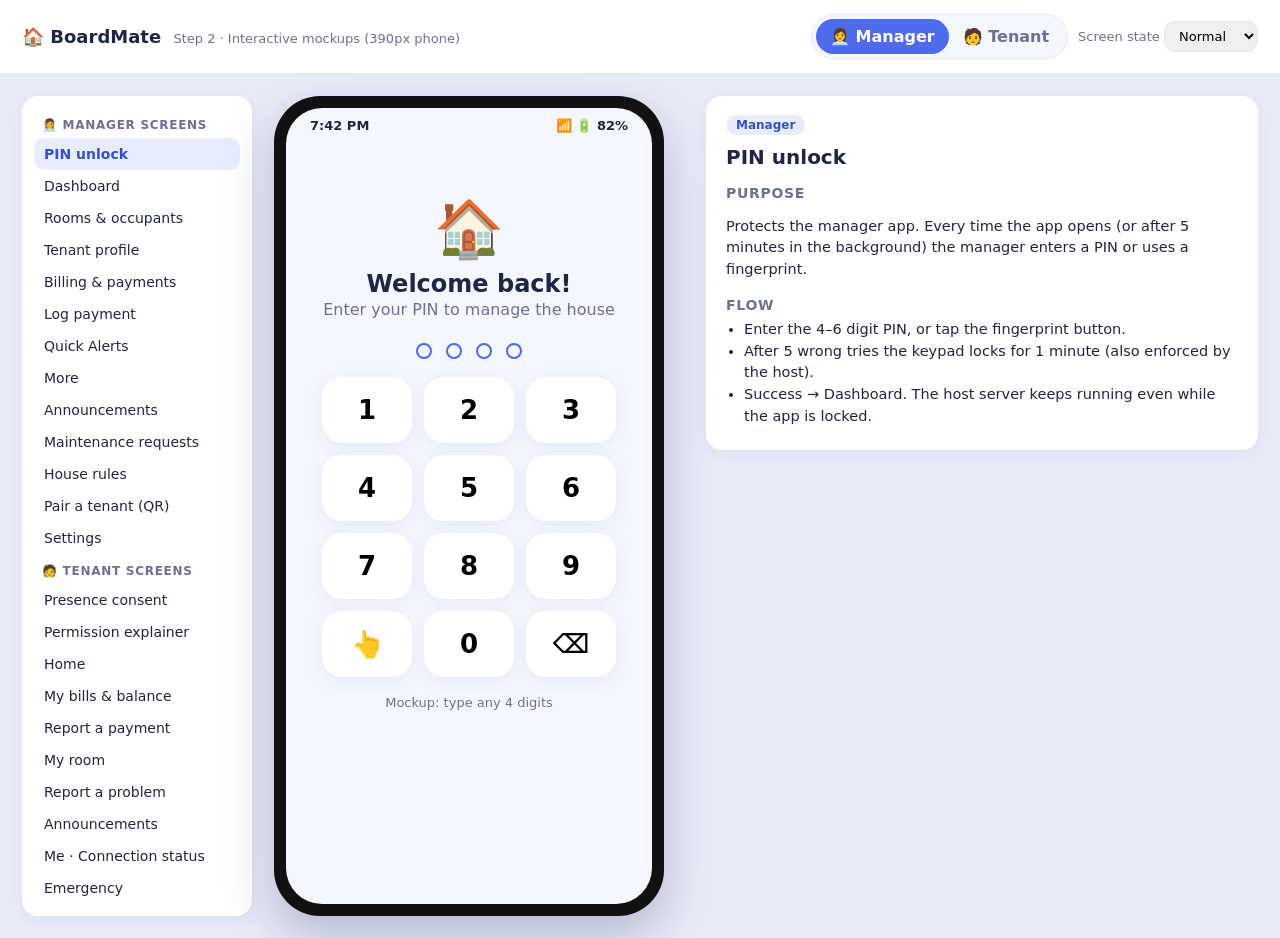
<file: public/assets/aistudio/mockup__1__6214b6f8.html>
<!DOCTYPE html>
<html lang="en">
<head>
<meta charset="UTF-8">
<meta name="viewport" content="width=device-width, initial-scale=1">
<title>BoardMate — Step 2 Mockups</title>
<style>
:root{
  --primary:#4F6BED; --primary-soft:#E8ECFF; --primary-dark:#3550C8;
  --bg:#F5F7FF; --card:#FFFFFF; --text:#1F2544; --muted:#6B7194; --line:#E6E9F5;
  --paid:#21A366; --paid-soft:#E3F6EC;
  --pending:#E39B12; --pending-soft:#FFF3DA;
  --overdue:#E5484D; --overdue-soft:#FDE6E7;
  --home:#21A366; --away:#8A90AE;
  --radius:20px; --shadow:0 4px 18px rgba(48,62,140,.08);
}
*{box-sizing:border-box}
body{margin:0;font-family:"Nunito","Segoe UI",Roboto,system-ui,sans-serif;background:#E9ECF8;color:var(--text)}
header.top{display:flex;flex-wrap:wrap;gap:12px;align-items:center;justify-content:space-between;padding:14px 22px;background:#fff;border-bottom:1px solid var(--line);position:sticky;top:0;z-index:20}
header.top h1{font-size:18px;margin:0}
header.top h1 small{font-weight:400;color:var(--muted);font-size:13px;margin-left:6px}
.seg{display:inline-flex;background:var(--bg);border-radius:999px;padding:4px;border:1px solid var(--line)}
.seg button{border:0;background:transparent;padding:8px 14px;border-radius:999px;font:inherit;font-weight:700;color:var(--muted);cursor:pointer}
.seg button.on{background:var(--primary);color:#fff}
.controls{display:flex;gap:10px;flex-wrap:wrap;align-items:center}
.controls label{font-size:13px;color:var(--muted)}
.controls select{font:inherit;padding:6px 10px;border-radius:10px;border:1px solid var(--line)}
.layout{display:grid;grid-template-columns:230px 410px minmax(260px,1fr);gap:22px;padding:22px;align-items:start;max-width:1280px;margin:0 auto}
@media(max-width:1000px){.layout{grid-template-columns:1fr;justify-items:center}.index,.notes{width:100%;max-width:410px}}
.index{background:#fff;border-radius:16px;padding:12px;box-shadow:var(--shadow);position:sticky;top:80px}
.index h3{font-size:12px;text-transform:uppercase;letter-spacing:.06em;color:var(--muted);margin:10px 8px 6px}
.index a{display:block;padding:8px 10px;border-radius:10px;color:var(--text);text-decoration:none;font-size:14px;cursor:pointer}
.index a:hover{background:var(--bg)}
.index a.on{background:var(--primary-soft);color:var(--primary-dark);font-weight:700}
.notes{background:#fff;border-radius:16px;padding:18px 20px;box-shadow:var(--shadow);position:sticky;top:80px}
.notes h2{margin:0 0 4px;font-size:20px}
.notes .tag{display:inline-block;font-size:12px;font-weight:700;padding:3px 10px;border-radius:999px;background:var(--primary-soft);color:var(--primary-dark);margin-bottom:10px}
.notes h4{margin:16px 0 6px;font-size:14px;color:var(--muted);text-transform:uppercase;letter-spacing:.05em}
.notes p,.notes li{font-size:14.5px;line-height:1.5}
.notes ul{padding-left:18px;margin:4px 0}

/* phone */
.phone{width:390px;height:820px;background:#111;border-radius:46px;padding:12px;box-shadow:0 20px 50px rgba(20,30,80,.25);position:relative}
.screen{width:100%;height:100%;background:var(--bg);border-radius:36px;overflow:hidden;position:relative;display:flex;flex-direction:column}
.statusbar{height:34px;display:flex;justify-content:space-between;align-items:center;padding:0 24px;font-size:13px;font-weight:700;flex-shrink:0}
.content{flex:1;overflow-y:auto;padding:4px 16px 20px;scrollbar-width:thin}
.appbar{display:flex;align-items:center;gap:10px;padding:6px 0 12px}
.appbar h2{font-size:22px;margin:0;flex:1}
.iconbtn{width:44px;height:44px;border-radius:14px;border:0;background:#fff;box-shadow:var(--shadow);font-size:20px;cursor:pointer;display:grid;place-items:center}
.nav{display:flex;justify-content:space-around;background:#fff;border-top:1px solid var(--line);padding:6px 4px 14px;flex-shrink:0}
.nav button{border:0;background:transparent;font:inherit;font-size:11.5px;color:var(--muted);display:flex;flex-direction:column;align-items:center;gap:2px;min-width:62px;min-height:52px;cursor:pointer;border-radius:14px;padding-top:4px;position:relative}
.nav button .ic{font-size:22px}
.nav button.on{color:var(--primary-dark);font-weight:800}
.nav button.on .ic{background:var(--primary-soft);border-radius:999px;padding:0 14px}
.badge{position:absolute;top:0;right:10px;background:var(--overdue);color:#fff;font-size:10px;font-weight:800;border-radius:999px;padding:1px 6px}

.card{background:var(--card);border-radius:var(--radius);padding:16px;box-shadow:var(--shadow);margin-bottom:12px}
.card.tap{cursor:pointer}
.card.tap:active{transform:scale(.99)}
.row{display:flex;align-items:center;gap:12px}
.between{justify-content:space-between}
.grow{flex:1;min-width:0}
.muted{color:var(--muted)}
.small{font-size:13px}
.big{font-size:28px;font-weight:800}
.h{font-weight:800;font-size:16px}
.sec{font-size:13px;font-weight:800;color:var(--muted);text-transform:uppercase;letter-spacing:.05em;margin:18px 4px 8px}
.avatar{width:44px;height:44px;border-radius:50%;display:grid;place-items:center;font-weight:800;color:#fff;flex-shrink:0;position:relative}
.avatar .dot{position:absolute;right:-1px;bottom:-1px;width:14px;height:14px;border-radius:50%;border:2px solid #fff}
.chip{display:inline-flex;align-items:center;gap:4px;font-size:12.5px;font-weight:800;padding:4px 10px;border-radius:999px;white-space:nowrap}
.paid{background:var(--paid-soft);color:var(--paid)}
.pending{background:var(--pending-soft);color:#B07400}
.overdue{background:var(--overdue-soft);color:var(--overdue)}
.neutral{background:#EEF0F7;color:var(--muted)}
.homec{background:var(--paid-soft);color:var(--paid)}
.btn{display:flex;align-items:center;justify-content:center;gap:8px;width:100%;min-height:52px;border:0;border-radius:16px;font:inherit;font-weight:800;font-size:16px;cursor:pointer;background:var(--primary);color:#fff;margin-top:8px}
.btn.secondary{background:var(--primary-soft);color:var(--primary-dark)}
.btn.ghost{background:#fff;color:var(--text);border:1px solid var(--line)}
.btn.danger{background:var(--overdue);color:#fff}
.btn.sm{min-height:42px;font-size:14px;border-radius:12px;width:auto;padding:0 14px;margin:0}
.btns{display:flex;gap:8px;flex-wrap:wrap;margin-top:10px}
.field{margin-bottom:12px}
.field label{display:block;font-size:13px;font-weight:800;color:var(--muted);margin:0 0 6px 4px}
.field input,.field select,.field textarea{width:100%;min-height:50px;border-radius:14px;border:1.5px solid var(--line);padding:12px 14px;font:inherit;font-size:16px;background:#fff;color:var(--text)}
.field textarea{min-height:90px;resize:none}
.field .err{color:var(--overdue);font-size:12.5px;margin:6px 4px 0;display:none}
.field.invalid input{border-color:var(--overdue)}
.field.invalid .err{display:block}
.pills{display:flex;flex-wrap:wrap;gap:8px}
.pill{min-height:44px;padding:0 16px;border-radius:999px;border:1.5px solid var(--line);background:#fff;font:inherit;font-weight:700;cursor:pointer}
.pill.on{background:var(--primary);border-color:var(--primary);color:#fff}
.list .item{display:flex;align-items:center;gap:12px;padding:12px 0;border-bottom:1px solid var(--line)}
.list .item:last-child{border-bottom:0}
.toggle{width:52px;height:30px;border-radius:999px;background:#D5D9EA;position:relative;cursor:pointer;flex-shrink:0;border:0}
.toggle::after{content:"";position:absolute;top:3px;left:3px;width:24px;height:24px;border-radius:50%;background:#fff;transition:.2s;box-shadow:0 1px 3px rgba(0,0,0,.2)}
.toggle.on{background:var(--primary)}
.toggle.on::after{left:25px}
.banner{border-radius:16px;padding:12px 14px;font-size:14px;margin-bottom:12px;display:flex;gap:10px;align-items:flex-start}
.banner.warn{background:var(--pending-soft);color:#7A5200}
.banner.info{background:var(--primary-soft);color:var(--primary-dark)}
.banner.bad{background:var(--overdue-soft);color:#9B1C20}
.banner.good{background:var(--paid-soft);color:#11683F}
.tiles{display:grid;grid-template-columns:repeat(3,1fr);gap:10px}
.tile{background:#fff;border-radius:18px;box-shadow:var(--shadow);border:0;font:inherit;padding:12px 6px;min-height:92px;display:flex;flex-direction:column;align-items:center;justify-content:center;gap:6px;cursor:pointer;font-size:12.5px;font-weight:800;color:var(--text);text-align:center}
.tile .em{font-size:30px}
.tile.emer{background:var(--overdue-soft);color:var(--overdue)}
.tile:active{transform:scale(.97)}
.progress{height:10px;background:#EEF0F7;border-radius:999px;overflow:hidden}
.progress > div{height:100%;background:var(--paid);border-radius:999px}
.room{border-left:6px solid var(--primary)}
.bed{background:var(--bg);border-radius:14px;padding:10px 12px;margin-top:8px;cursor:pointer}
.qr{width:220px;height:220px;margin:8px auto;display:grid;grid-template-columns:repeat(25,1fr);background:#fff;padding:10px;border-radius:16px;box-shadow:var(--shadow)}
.qr div{background:#fff}.qr div.b{background:#1F2544}
.pin-dots{display:flex;justify-content:center;gap:14px;margin:18px 0}
.pin-dots span{width:16px;height:16px;border-radius:50%;border:2px solid var(--primary)}
.pin-dots span.f{background:var(--primary)}
.keypad{display:grid;grid-template-columns:repeat(3,1fr);gap:12px;padding:0 20px}
.keypad button{height:66px;border-radius:20px;border:0;background:#fff;font:inherit;font-size:26px;font-weight:700;box-shadow:var(--shadow);cursor:pointer}
.hero{text-align:center;padding:18px 6px 6px}
.hero .em{font-size:56px}
.hold{position:relative;overflow:hidden}
.hold .fill{position:absolute;left:0;top:0;bottom:0;width:0;background:rgba(255,255,255,.35);transition:none}
.toast{position:absolute;left:16px;right:16px;bottom:90px;background:#1F2544;color:#fff;border-radius:16px;padding:14px 16px;font-size:14px;box-shadow:0 10px 30px rgba(0,0,0,.25);opacity:0;transform:translateY(10px);transition:.25s;pointer-events:none;z-index:30}
.toast.show{opacity:1;transform:none}
.notif{position:absolute;left:10px;right:10px;top:40px;background:#fff;border-radius:18px;padding:12px 14px;box-shadow:0 10px 30px rgba(0,0,0,.2);z-index:31;font-size:13.5px;transform:translateY(calc(-100% - 60px));visibility:hidden;transition:.3s}
.notif.show{transform:none;visibility:visible}
.sheet-bg{position:absolute;inset:0;background:rgba(20,25,60,.35);z-index:25;display:none}
.sheet{position:absolute;left:0;right:0;bottom:0;background:#fff;border-radius:26px 26px 0 0;padding:10px 18px 24px;z-index:26;transform:translateY(100%);transition:.25s;max-height:85%;overflow-y:auto}
.sheet.show{transform:none}
.sheet .grab{width:44px;height:5px;border-radius:9px;background:#D5D9EA;margin:0 auto 12px}
.skel{background:linear-gradient(90deg,#E8EBF6 25%,#F3F5FC 50%,#E8EBF6 75%);background-size:200% 100%;animation:sh 1.2s infinite;border-radius:16px}
@keyframes sh{0%{background-position:200% 0}100%{background-position:-200% 0}}
.thumbs{display:flex;gap:8px;flex-wrap:wrap}
.thumb{width:84px;height:84px;border-radius:14px;display:grid;place-items:center;font-size:30px;position:relative;cursor:pointer;background:linear-gradient(135deg,#DDE4FF,#F3E8FF)}
.thumb .x{position:absolute;top:-6px;right:-6px;width:24px;height:24px;border-radius:50%;background:#1F2544;color:#fff;font-size:13px;display:grid;place-items:center;border:0;cursor:pointer}
.thumb.add{background:#fff;border:2px dashed var(--line);font-size:13px;font-weight:800;color:var(--muted);flex-direction:column;display:flex;align-items:center;justify-content:center;gap:2px}
.thumb.add span{font-size:26px}
.field.invalid .thumb.add{border-color:var(--overdue)}
.receipt{background:#fff;border-radius:18px;padding:18px;border:2px dashed var(--line)}
.kv{display:flex;justify-content:space-between;padding:6px 0;font-size:14.5px}
.kv.total{border-top:1px solid var(--line);margin-top:6px;padding-top:10px;font-weight:800;font-size:16px}
a.link{color:var(--primary-dark);font-weight:800;cursor:pointer;text-decoration:none}
</style>
</head>
<body>
<header class="top">
  <h1>🏠 BoardMate <small>Step 2 · Interactive mockups (390px phone)</small></h1>
  <div class="controls">
    <div class="seg" id="roleSeg">
      <button data-role="manager" class="on">👩‍💼 Manager</button>
      <button data-role="tenant">🧑 Tenant</button>
    </div>
    <label>Screen state
      <select id="stateSel">
        <option value="normal">Normal</option>
        <option value="loading">Loading</option>
        <option value="empty">Empty</option>
        <option value="error">Error</option>
      </select>
    </label>
    <label id="offlineWrap" style="display:none">
      <select id="offlineSel">
        <option value="online">On house WiFi</option>
        <option value="away">Away from house WiFi</option>
        <option value="hostaway">Home, but host is away</option>
      </select>
    </label>
  </div>
</header>

<div class="layout">
  <nav class="index" id="index"></nav>
  <div class="phone">
    <div class="screen" id="screen">
      <div class="statusbar"><span>7:42 PM</span><span>📶 🔋 82%</span></div>
      <div class="content" id="content"></div>
      <div class="nav" id="nav"></div>
      <div class="sheet-bg" id="sheetBg"></div>
      <div class="sheet" id="sheet"></div>
      <div class="toast" id="toast"></div>
      <div class="notif" id="notif"></div>
    </div>
  </div>
  <aside class="notes" id="notes"></aside>
</div>

<script>
/* ---------------- Sample data (3 rooms, 6 tenants) ---------------- */
const peso = c => "₱" + (c/100).toLocaleString("en-PH",{minimumFractionDigits:2,maximumFractionDigits:2});
const colors = ["#4F6BED","#F08A5D","#2BB3A3","#B66DFF","#E85D9C","#E3A008"];
const rooms = [
  {id:"A", name:"Room A", emoji:"🌻", price:500000},
  {id:"B", name:"Room B", emoji:"🌊", price:500000},
  {id:"C", name:"Room C", emoji:"🌙", price:500000},
];
const tenants = [
  {id:1,name:"Maria Santos",first:"Maria",room:"A",bed:"Lower bed",share:250000,due:5, status:"paid",   nextDue:"Nov 5", pres:"home",   seen:"6:15 PM", phone:"0917 123 4567", paired:true, consent:true},
  {id:2,name:"Joy Dela Cruz",first:"Joy",room:"A",bed:"Upper bed",share:250000,due:12,status:"pending",nextDue:"Oct 12",pres:"away",   seen:"8:02 AM", phone:"0918 555 0101", paired:true, consent:true, note:"GCash ref 1009 2345 6789 — waiting for your check"},
  {id:3,name:"Paolo Reyes",first:"Paolo",room:"B",bed:"Lower bed",share:250000,due:15,status:"overdue",nextDue:"Oct 15",pres:"home",   seen:"7:30 PM", phone:"0927 888 2222", paired:true, consent:true},
  {id:4,name:"Mark Villanueva",first:"Mark",room:"B",bed:"Upper bed",share:250000,due:1, status:"paid",   nextDue:"Nov 1", pres:"home",   seen:"7:41 PM", phone:"0905 333 9090", paired:true, consent:true},
  {id:5,name:"Angel Bautista",first:"Angel",room:"C",bed:"Lower bed",share:250000,due:28,status:"pending",nextDue:"Oct 28",pres:"away",   seen:"12:10 PM",phone:"0919 444 7878", paired:true, consent:true, note:"Due in 8 days"},
  {id:6,name:"Kim Navarro",first:"Kim",room:"C",bed:"Upper bed",share:250000,due:8, status:"paid",   nextDue:"Nov 8", pres:"manual", seen:"5:50 PM", phone:"0995 222 1313", paired:false,consent:false},
];
const statusLabel = {paid:"✓ Paid", pending:"⏳ Pending", overdue:"! Overdue"};
const presLabel = t => t.pres==="home" ? "🏠 Home" : t.pres==="manual" ? "✋ Home (check-in)" : "🚶 Away";
const initials = n => n.split(" ").map(x=>x[0]).slice(0,2).join("");
const avatar = (t,dot=true) => `<div class="avatar" style="background:${colors[(t.id-1)%6]}">${initials(t.name)}${dot?`<span class="dot" style="background:${t.pres==="away"?"var(--away)":"var(--home)"}"></span>`:""}</div>`;
const me = tenants[1]; // tenant persona: Joy, Room A

/* ---------------- App state ---------------- */
const S = { role:"manager", screen:"m-lock", param:null, state:"normal", net:"online", pin:"", method:"GCash", sel:{}, photos:{} };

/* ---------------- Helpers ---------------- */
// Banners: keep the leading emoji in its own column and the text in one block.
function fixBanners(root){root.querySelectorAll('.banner:not([data-f])').forEach(b=>{b.dataset.f=1;const kids=[...b.childNodes].filter(n=>!(n.nodeType===3&&!n.textContent.trim()));if(kids.length===2&&kids[1].nodeName==='DIV')return;const t=b.firstChild;if(!t||t.nodeType!==3)return;const str=t.textContent.trimStart();const i=str.indexOf(' ');const em=str.slice(0,i);t.textContent=str.slice(i+1);const d=document.createElement('div');while(b.firstChild)d.appendChild(b.firstChild);const e=document.createElement('span');e.textContent=em;b.append(e,d);});}
function toast(msg){const t=document.getElementById("toast");t.innerHTML=msg;t.classList.add("show");clearTimeout(t._h);t._h=setTimeout(()=>t.classList.remove("show"),2600);}
function notif(title,body){const n=document.getElementById("notif");n.innerHTML=`<div class="row"><b style="font-size:18px">🏠</b><div class="grow"><b>${title}</b><div class="muted">${body}</div></div><span class="muted small">now</span></div>`;n.classList.add("show");clearTimeout(n._h);n._h=setTimeout(()=>n.classList.remove("show"),3200);}
function openSheet(html){document.getElementById("sheet").innerHTML=`<div class="grab"></div>`+html;document.getElementById("sheet").classList.add("show");fixBanners(document.getElementById("sheet"));document.getElementById("sheetBg").style.display="block";}
function closeSheet(){document.getElementById("sheet").classList.remove("show");document.getElementById("sheetBg").style.display="none";}
document.getElementById("sheetBg").onclick=closeSheet;
function go(screen,param){S.screen=screen;S.param=param??null;closeSheet();render();document.getElementById("content").scrollTop=0;}
const offline = () => S.role==="tenant" && S.net!=="online";
function queued(action){ if(offline()){toast("📥 Saved on your phone — will send automatically when the host is reachable.");return true;} return false; }
function appbar(title,back,right=""){return `<div class="appbar">${back?`<button class="iconbtn" onclick="go('${back}')">←</button>`:""}<h2>${title}</h2>${right}</div>`;}
function qrGrid(seed){let h="";let x=seed;for(let i=0;i<625;i++){x=(x*9301+49297)%233280;const r=Math.floor(i/25),c=i%25;const finder=(r<7&&c<7)||(r<7&&c>17)||(r>17&&c<7);let b;if(finder){const rr=r>17?r-18:r,cc=c>17?c-18:c;b=(rr===0||rr===6||cc===0||cc===6)||(rr>=2&&rr<=4&&cc>=2&&cc<=4);}else b=x/233280>.5;h+=`<div class="${b?"b":""}"></div>`;}return `<div class="qr">${h}</div>`;}

/* ---------------- Screens ---------------- */
const screens = {
/* ===== MANAGER ===== */
"m-lock":{role:"manager",title:"PIN unlock",nav:false,
 purpose:"Protects the manager app. Every time the app opens (or after 5 minutes in the background) the manager enters a PIN or uses a fingerprint.",
 flow:["Enter the 4–6 digit PIN, or tap the fingerprint button.","After 5 wrong tries the keypad locks for 1 minute (also enforced by the host).","Success → Dashboard. The host server keeps running even while the app is locked."],
 render:()=>`<div class="hero" style="padding-top:50px"><div class="em">🏠</div><h2 style="margin:8px 0 2px">Welcome back!</h2><div class="muted">Enter your PIN to manage the house</div></div>
 <div class="pin-dots">${[0,1,2,3].map(i=>`<span class="${S.pin.length>i?"f":""}"></span>`).join("")}</div>
 <div class="keypad">${[1,2,3,4,5,6,7,8,9].map(n=>`<button onclick="pinKey(${n})">${n}</button>`).join("")}<button onclick="toast('👆 Fingerprint accepted');setTimeout(()=>go('m-dash'),500)">👆</button><button onclick="pinKey(0)">0</button><button onclick="S.pin=S.pin.slice(0,-1);render()">⌫</button></div>
 <p class="muted small" style="text-align:center;margin-top:18px">Mockup: type any 4 digits</p>`},

"m-dash":{role:"manager",title:"Dashboard",tab:"home",empty:"No tenants yet — add your first tenant in Rooms.",
 purpose:"The manager's one-glance overview: is the host running, who's home, who has paid, and what needs attention right now.",
 flow:["Host card shows the server is running and how many tenants are connected.","The backup banner appears when the last backup is more than 7 days old → tap to Settings › Backup.","Tap a tenant row → Tenant profile. Tap \"Needs attention\" items → Quick Alerts or Maintenance.","Rent status uses the three status colors: green Paid, amber Pending, red Overdue."],
 render:()=>{const paid=tenants.filter(t=>t.status==="paid").length;return `
 <div class="appbar"><div class="grow"><div class="muted small">Good evening 🌙</div><h2>Aling Nena</h2></div><button class="iconbtn" onclick="go('m-alerts')">🔔</button></div>
 <div class="banner warn">💾 <div class="grow"><b>Last backup was 9 days ago.</b><br>Protect your data in 1 tap. <a class="link" onclick="go('m-settings')">Back up now →</a></div></div>
 <div class="card"><div class="row"><div style="font-size:26px">🟢</div><div class="grow"><div class="h">Host is running</div><div class="muted small">192.168.1.50:8080 · 5 of 6 tenants paired</div></div><span class="chip paid">Online</span></div></div>
 <div class="card"><div class="row between"><div><div class="muted small">October rent collected</div><div class="big">${peso(750000)}</div><div class="muted small">of ${peso(1500000)} expected</div></div><div style="font-size:40px">💰</div></div>
 <div class="progress" style="margin-top:10px"><div style="width:50%"></div></div>
 <div class="row" style="margin-top:12px;gap:8px"><span class="chip paid">✓ ${paid} Paid</span><span class="chip pending">⏳ 2 Pending</span><span class="chip overdue">! 1 Overdue</span></div></div>
 <div class="sec">Needs attention</div>
 <div class="card tap" onclick="go('m-alerts')"><div class="row"><div style="font-size:28px">🔊</div><div class="grow"><div class="h">Noise report · Room B</div><div class="muted small">10 min ago · inside quiet hours</div></div><span class="chip overdue">New</span></div></div>
 <div class="card tap" onclick="go('m-billing')"><div class="row"><div style="font-size:28px">🧾</div><div class="grow"><div class="h">1 payment to verify</div><div class="muted small">Joy · GCash ₱2,500.00</div></div><span>›</span></div></div>
 <div class="card tap" onclick="go('m-maint')"><div class="row"><div style="font-size:28px">🔧</div><div class="grow"><div class="h">2 open repair requests</div><div class="muted small">Leaking faucet · Broken fan</div></div><span>›</span></div></div>
 <div class="sec">Who's home</div>
 <div class="card list">${tenants.map(t=>`<div class="item" style="cursor:pointer" onclick="go('m-tenant',${t.id})">${avatar(t)}<div class="grow"><div class="h">${t.first} <span class="muted small">· Room ${t.room}</span></div><div class="muted small">${presLabel(t)} · last seen ${t.seen}</div></div><span class="chip ${t.status}">${statusLabel[t.status]}</span></div>`).join("")}</div>`}},

"m-rooms":{role:"manager",title:"Rooms & occupants",tab:"rooms",empty:"No rooms set up yet. Tap + to add a room.",
 purpose:"Shows the 3 rooms, their monthly price, and who sleeps in each bed. This is where the manager edits the room price and assigns or moves tenants.",
 flow:["Each room card shows the room price and the current share per tenant (room price ÷ occupants).","Tap ✏️ to edit the room price → choose the month it starts (old bills don't change).","Tap a bed → Tenant profile. Tap an empty bed → Move-in form (pick tenant, move-in date, due day, deposit + advance).","When someone moves in or out, the app suggests new shares for the roommate; the manager confirms."],
 render:()=>appbar("Rooms",null,`<button class="iconbtn" onclick="toast('➕ Add room (only needed if you build more rooms)')">＋</button>`)+rooms.map(r=>{const occ=tenants.filter(t=>t.room===r.id);return `
 <div class="card room"><div class="row between"><div><div class="h" style="font-size:18px">${r.emoji} ${r.name}</div><div class="muted small">${peso(r.price)} / month · ${occ.length} of 2 beds</div></div><button class="iconbtn" onclick="editPrice('${r.id}')">✏️</button></div>
 ${occ.map(t=>`<div class="bed" onclick="go('m-tenant',${t.id})"><div class="row">${avatar(t,false)}<div class="grow"><div class="h">${t.name}</div><div class="muted small">${t.bed} · share ${peso(t.share)} · due every ${t.due}${ord(t.due)}</div></div><span class="chip ${t.status}">${statusLabel[t.status]}</span></div></div>`).join("")}
 </div>`}).join("")+`<div class="banner info">💡 Share per tenant = room price ÷ people in the room. You can override any share in the tenant profile.</div>`},

"m-tenant":{role:"manager",title:"Tenant profile",tab:"rooms",empty:"This tenant has no bills yet.",
 purpose:"Everything about one tenant: contact info, bed, rent share and due day, deposit, payment history, presence, and their paired phone.",
 flow:["Call or SMS buttons open the phone's own apps (no internet needed).","Edit share / due day → new values apply from the next due date.","Log payment → payment form pre-filled for this tenant.","Revoke device instantly blocks the tenant's phone (lost phone or moved out).","Move out → shows prorated last bill + deposit settlement (deposit − unpaid − deductions = refund)."],
 render:()=>{const t=tenants.find(x=>x.id===(S.param||3));return appbar("Tenant","m-rooms")+`
 <div class="card"><div class="row">${avatar(t)}<div class="grow"><div class="h" style="font-size:19px">${t.name}</div><div class="muted small">${rooms.find(r=>r.id===t.room).name} · ${t.bed}</div></div><span class="chip ${t.status}">${statusLabel[t.status]}</span></div>
 <div class="btns"><button class="btn sm secondary" onclick="toast('📞 Opening phone dialer…')">📞 Call</button><button class="btn sm secondary" onclick="toast('💬 Opening SMS app…')">💬 SMS</button><button class="btn sm ghost" onclick="toast('✏️ Edit profile')">✏️ Edit</button></div></div>
 <div class="card"><div class="kv"><span class="muted">Monthly share</span><b>${peso(t.share)}</b></div><div class="kv"><span class="muted">Due day</span><b>Every ${t.due}${ord(t.due)}</b></div><div class="kv"><span class="muted">Next due</span><b>${t.nextDue}</b></div><div class="kv"><span class="muted">Moved in</span><b>Mar ${t.due}, 2026</b></div><div class="kv"><span class="muted">Deposit held</span><b>${peso(250000)}</b></div><div class="kv"><span class="muted">Balance</span><b style="color:${t.status==="overdue"?"var(--overdue)":"inherit"}">${t.status==="paid"?peso(0):peso(250000)}</b></div>
 <button class="btn" onclick="go('m-pay',${t.id})">＋ Log payment</button></div>
 <div class="sec">Payment history</div>
 <div class="card list">
  <div class="item"><div style="font-size:22px">📱</div><div class="grow"><div class="h">${peso(250000)} · GCash</div><div class="muted small">Sep ${t.due} · Ref 1008 7721 0042</div></div><button class="btn sm ghost" onclick="showReceipt(${t.id})">🧾</button></div>
  <div class="item"><div style="font-size:22px">💵</div><div class="grow"><div class="h">${peso(250000)} · Cash</div><div class="muted small">Aug ${t.due} · received by Aling Nena</div></div><button class="btn sm ghost" onclick="showReceipt(${t.id})">🧾</button></div>
 </div>
 <div class="sec">Presence & phone</div>
 <div class="card"><div class="kv"><span class="muted">Status</span><b>${presLabel(t)} · ${t.seen}</b></div><div class="kv"><span class="muted">Presence sharing</span><b>${t.consent?"Allowed ✓":"Off · manual check-in"}</b></div>
 <div class="row between" style="margin-top:6px"><span>Mute arrival notifications</span><button class="toggle" onclick="this.classList.toggle('on')"></button></div>
 <div class="kv"><span class="muted">Device</span><b>${t.paired?"Paired · Redmi Note 12":"Not paired"}</b></div>
 <div class="btns">${t.paired?`<button class="btn sm ghost" style="color:var(--overdue)" onclick="confirmRevoke('${t.first}')">⛔ Revoke device</button>`:`<button class="btn sm" onclick="go('m-pair',${t.id})">📷 Pair phone</button>`}<button class="btn sm ghost" onclick="moveOut(${t.id})">📦 Move out</button></div></div>`}},

"m-billing":{role:"manager",title:"Billing & payments",tab:"bill",empty:"No bills this month. Bills are created automatically on each tenant's due date.",
 purpose:"Collect rent. Shows each tenant's current cycle (based on their own due day), payments waiting to be verified, and overdue rent.",
 flow:["\"To verify\" lists payments tenants reported themselves, with their reference number and receipt photo (tap to zoom). Check your GCash app, then Verify or Reject.","Each row shows the tenant's own cycle and due date. Overdue = past due date + 3 grace days (Manila time).","＋ Log payment → payment form (cash, GCash, Maya, bank).","Utilities show \"Included in rent\" while that setting is ON."],
 render:()=>appbar("Billing",null,`<button class="iconbtn" onclick="go('m-pay')">＋</button>`)+`
 <div class="card"><div class="row between"><div><div class="muted small">October 2026</div><div class="big">${peso(750000)}</div><div class="muted small">collected of ${peso(1500000)}</div></div><div class="pills"><span class="chip neutral">⚡💧📶 Included</span></div></div></div>
 <div class="sec">To verify (1)</div>
 <div class="card" style="border:2px solid var(--pending)"><div class="row">${avatar(tenants[1],false)}<div class="grow"><div class="h">Joy · ${peso(250000)}</div><div class="muted small">📱 GCash · Ref <b>1009 2345 6789</b><br>Sent Oct 12, 9:14 AM</div></div><div class="thumb" style="width:64px;height:64px;font-size:24px" onclick="viewPhoto('🧾')">🧾</div></div>
 <div class="muted small" style="margin-top:6px">Tap the receipt to zoom. Compare amount + reference with your GCash app.</div>
 <div class="btns"><button class="btn sm" style="background:var(--paid)" onclick="toast('✓ Verified. Joy gets a receipt.');">✓ Verify</button><button class="btn sm ghost" onclick="toast('Rejected — Joy will be asked to check the reference number.')">✕ Reject</button></div></div>
 <div class="sec">Current cycles</div>
 <div class="card list">${tenants.map(t=>`<div class="item" style="cursor:pointer" onclick="go('m-tenant',${t.id})">${avatar(t,false)}<div class="grow"><div class="h">${t.first} <span class="muted small">· Room ${t.room}</span></div><div class="muted small">${t.status==="paid"?"Next due "+t.nextDue:"Due "+t.nextDue} · ${peso(t.share)}</div></div><span class="chip ${t.status}">${statusLabel[t.status]}</span></div>`).join("")}</div>
 <button class="btn secondary" onclick="toast('📤 Monthly summary image ready to share')">📤 Share October summary</button>`},

"m-pay":{role:"manager",title:"Log payment",tab:"bill",nav:false,
 purpose:"Record money received. Reference number is required for GCash, Maya and bank transfers, so every digital payment can be traced later.",
 flow:["Pick the tenant (pre-filled when coming from a profile). Amount defaults to their balance.","Pick a method. For non-cash, the reference number field is required.","Save → payment is Verified right away (manager-entered) → balance updates on both phones → receipt can be shared."],
 render:()=>{const t=tenants.find(x=>x.id===(S.param||3));return appbar("Log payment","m-billing")+`
 <div class="card"><div class="field"><label>Tenant</label><select>${tenants.map(x=>`<option ${x.id===t.id?"selected":""}>${x.name} · Room ${x.room}</option>`).join("")}</select></div>
 <div class="field"><label>Amount (₱)</label><input id="amt" inputmode="decimal" value="2,500.00"></div>
 <div class="field"><label>Method</label><div class="pills">${["Cash","GCash","Maya","Bank"].map(m=>`<button class="pill ${S.method===m?"on":""}" onclick="S.method='${m}';render()">${{Cash:"💵",GCash:"📱",Maya:"💚",Bank:"🏦"}[m]} ${m}</button>`).join("")}</div></div>
 ${S.method!=="Cash"?`<div class="field" id="refField"><label>Reference number *</label><input id="ref" placeholder="e.g. 1009 2345 6789"><div class="err">Reference number is required for ${S.method}.</div></div>`:""}
 ${photoField('mpay','Receipt / proof photo',1,false,S.method==='Cash'?'💵':'🧾')}
 <div class="field"><label>Date paid</label><input value="Oct 20, 2026"></div>
 <div class="field"><label>Note (optional)</label><input placeholder="e.g. paid by her mother"></div>
 <button class="btn" onclick="savePayment()">Save payment</button></div>`}},

"m-alerts":{role:"manager",title:"Quick Alerts",tab:"alerts",empty:"All quiet 🌙 No alerts from tenants.",
 purpose:"Inbox for the emoji buttons tenants press, plus the manager's own emoji buttons to send reminders to a room, one tenant, or everyone.",
 flow:["Tenant alerts arrive instantly (this phone is the server) with a notification.","Only the manager sees who sent a report. Actions: Send reminder (to the reported room), Call/visit, Dismiss.","Send reminder opens a ready-made, editable message. \"Also send by SMS\" opens the SMS app pre-filled, for tenants whose app is closed.","Manager buttons below send to a room / tenant / everyone."],
 render:()=>appbar("Quick Alerts")+`
 <div class="sec">From tenants</div>
 <div class="card" style="border:2px solid var(--overdue-soft)"><div class="row"><div style="font-size:32px">🔊</div><div class="grow"><div class="h">Too noisy · Room B</div><div class="muted small">10 min ago · 10:32 PM · inside quiet hours</div><div class="small" style="margin-top:4px">🔒 From <b>Joy</b> (only you can see this)</div></div><span class="chip overdue">New</span></div>
 <div class="btns"><button class="btn sm" onclick="composer('🤫','Please keep it down','Room B','Hi Room B 🙂 gentle reminder: quiet hours started at 10 PM. Thank you!')">🤫 Send reminder</button><button class="btn sm ghost" onclick="toast('📞 Calling Room B…')">📞 Call</button><button class="btn sm ghost" onclick="toast('Dismissed')">Dismiss</button></div></div>
 <div class="card"><div class="row"><div style="font-size:28px">🧹</div><div class="grow"><div class="h">Needs cleaning · Kitchen</div><div class="muted small">Yesterday 4:10 PM · from Mark</div></div><span class="chip paid">Handled</span></div></div>
 <div class="card"><div class="row"><div style="font-size:28px">⚡</div><div class="grow"><div class="h">Brownout on my side</div><div class="muted small">Oct 18, 2:05 PM · from Angel</div></div><span class="chip paid">Handled</span></div></div>
 <div class="sec">Send to tenants</div>
 <div class="tiles">
  ${[["🤫","Keep it down","Room B","Hi Room B 🙂 gentle reminder: quiet hours start at 10 PM. Thank you!"],["📦","Parcel for you","Joy","Hi Joy! You have a parcel 📦 waiting at the front."],["💧","Water interruption","Everyone","Scheduled water interruption tomorrow 8 AM–5 PM. Please store water 💧"],["🗑️","Garbage day","Everyone","Garbage collection tomorrow morning. Please bring your trash down tonight 🗑️"],["💸","Rent reminder","Paolo","Hi Paolo 🙂 friendly reminder: your rent was due on Oct 15."],["⚡","Brownout notice","Everyone","Scheduled brownout on Saturday 9 AM–3 PM ⚡ Please charge your devices."]].map(a=>`<button class="tile" onclick="composer('${a[0]}','${a[1]}','${a[2]}','${a[3].replace(/'/g,"\\'")}')"><span class="em">${a[0]}</span>${a[1]}</button>`).join("")}
 </div>
 <p class="muted small" style="margin-top:12px">Templates are editable in Settings › Quick Alerts.</p>`},

"m-more":{role:"manager",title:"More",tab:"more",
 purpose:"A simple menu for the less-frequent screens, keeping the bottom bar to 5 big buttons.",
 flow:["Announcements, Maintenance, House rules, Settings, Pair a tenant, Backup.","Each item is a large, single-tap row."],
 render:()=>appbar("More")+`<div class="card list">
 ${[["📣","Announcements","m-ann"],["🔧","Maintenance requests","m-maint"],["📜","House rules","m-rules"],["📷","Pair a tenant (QR)","m-pair"],["⚙️","Settings","m-settings"]].map(i=>`<div class="item" style="cursor:pointer;min-height:56px" onclick="go('${i[2]}')"><span style="font-size:24px">${i[0]}</span><div class="grow h">${i[1]}</div><span class="muted">›</span></div>`).join("")}
 </div><div class="banner info">🏠 BoardMate v1.0 · Host mode · Asia/Manila</div>`},

"m-ann":{role:"manager",title:"Announcements",tab:"more",empty:"No announcements yet. Tap ＋ to post one.",
 purpose:"Post news to all tenants (house meetings, rules reminders, schedules). One announcement can be pinned to the top of every tenant's home screen.",
 flow:["Tap ＋ → write a title and message → Post. Tenants get it on their next sync (instantly if their app is open).","Tap 📌 to pin/unpin, ✏️ to edit, 🗑️ to delete."],
 render:()=>appbar("Announcements","m-more",`<button class="iconbtn" onclick="newAnn()">＋</button>`)+`
 <div class="card" style="border-left:6px solid var(--primary)"><div class="row between"><span class="chip neutral">📌 Pinned</span><span class="muted small">Oct 15</span></div><div class="h" style="margin-top:8px">House meeting this Sunday 🍲</div><p class="small" style="margin:6px 0">Sunday 7 PM in the sala. We'll talk about the cleaning schedule. Merienda is on me!</p><div class="btns"><button class="btn sm ghost">✏️ Edit</button><button class="btn sm ghost">📌 Unpin</button><button class="btn sm ghost">🗑️</button></div></div>
 <div class="card"><div class="row between"><div class="h">Water interruption Thursday 💧</div><span class="muted small">Oct 10</span></div><p class="small" style="margin:6px 0">Maynilad/water district notice: 8 AM–5 PM. Please store water the night before.</p></div>
 <div class="card"><div class="row between"><div class="h">Welcome Angel! 🎉</div><span class="muted small">Sep 28</span></div><p class="small" style="margin:6px 0">Please welcome our new tenant in Room C.</p></div>`},

"m-maint":{role:"manager",title:"Maintenance requests",tab:"more",empty:"No repair requests. Everything is working 🎉",
 purpose:"Track problems tenants report (leaks, broken fans, lights) from Open → In progress → Done, with a short note the tenant can see.",
 flow:["Filter by status.","Tap Start → status becomes In progress; tenant sees it.","Tap Done → add an optional note (\"Replaced faucet\") → tenant is notified."],
 render:()=>appbar("Maintenance","m-more")+`
 <div class="pills" style="margin-bottom:12px"><button class="pill on">Open (2)</button><button class="pill">In progress (1)</button><button class="pill">Done</button></div>
 <div class="card"><div class="row between"><span class="chip overdue">Open</span><span class="muted small">Today 3:20 PM</span></div><div class="h" style="margin-top:8px">🚰 Leaking faucet in CR</div><div class="muted small">Room A · reported by Joy</div><p class="small">Water keeps dripping even when closed tight.</p><div class="thumbs"><div class="thumb" style="width:64px;height:64px;font-size:24px" onclick="viewPhoto('🚰')">🚰</div><div class="thumb" style="width:64px;height:64px;font-size:24px" onclick="viewPhoto('💧')">💧</div></div><div class="btns"><button class="btn sm" onclick="toast('Status → In progress. Joy can see this.')">▶ Start</button><button class="btn sm ghost" onclick="toast('✓ Marked done')">✓ Done</button></div></div>
 <div class="card"><div class="row between"><span class="chip overdue">Open</span><span class="muted small">Yesterday</span></div><div class="h" style="margin-top:8px">🌀 Electric fan not turning</div><div class="muted small">Room C · reported by Angel</div><div class="btns"><button class="btn sm">▶ Start</button><button class="btn sm ghost">✓ Done</button></div></div>
 <div class="card"><div class="row between"><span class="chip pending">In progress</span><span class="muted small">Oct 17</span></div><div class="h" style="margin-top:8px">💡 Hallway light flickering</div><div class="muted small">Common area · reported by Mark</div><div class="small" style="margin-top:6px">📝 Manager: "Bought new bulb, will install Saturday."</div></div>`},

"m-rules":{role:"manager",title:"House rules",tab:"more",
 purpose:"One simple page of house rules that every tenant can read. Quiet hours set here are also used by the 🔊 noise button.",
 flow:["Edit → change text → Save. Tenants see the update on next sync."],
 render:()=>appbar("House rules","m-more",`<button class="iconbtn" onclick="toast('✏️ Edit rules')">✏️</button>`)+rulesCard()},

"m-pair":{role:"manager",title:"Pair a tenant (QR)",tab:"more",nav:false,
 purpose:"Connect a tenant's phone to the house once. The QR holds the host address, port, house ID and a one-time code that expires in 10 minutes.",
 flow:["Pick the tenant → QR appears.","Tenant opens BoardMate → \"Scan host QR\" → paired. The code can't be used again.","If the tenant's phone can't connect, the tips explain AP/client isolation and DHCP reservation."],
 render:()=>{const t=tenants.find(x=>x.id===(S.param||6));return appbar("Pair a tenant","m-more")+`
 <div class="card" style="text-align:center"><div class="field" style="text-align:left"><label>Tenant</label><select>${tenants.map(x=>`<option ${x.id===t.id?"selected":""}>${x.name}</option>`).join("")}</select></div>
 ${qrGrid(t.id*77)}
 <div class="h">Scan with ${t.first}'s phone</div><div class="muted small">192.168.1.50 · port 8080 · one-time code</div><div class="chip pending" style="margin-top:8px">⏱ Expires in 9:41</div>
 <div class="btns" style="justify-content:center"><button class="btn sm ghost" onclick="toast('🔄 New code made; old one no longer works')">🔄 New code</button></div></div>
 <div class="banner info">📌 <div><b>Tip:</b> In your router settings, add a <b>DHCP reservation</b> for this phone so its address (192.168.1.50) never changes.</div></div>
 <div class="banner warn">🔌 <div>Tenant can't connect? Make sure they're on the <b>main WiFi</b> (not the guest network) and <b>AP/client isolation is OFF</b> on your router.</div></div>`}},

"m-settings":{role:"manager",title:"Settings",tab:"more",
 purpose:"House setup: WiFi for presence, alert rules, pairing and devices, security, billing defaults, host health, and backup.",
 flow:["House WiFi: tap \"Use current WiFi\" on each band (2.4 GHz / 5 GHz) to add its BSSID. Presence counts only if SSID and a saved BSSID both match.","Presence rules: 1 arrival notification per tenant per day, quiet hours, 10-minute debounce.","Backup: Export creates one file → share it to Google Drive / Messenger / a PC. Import restores it (asks for PIN, makes a safety copy first).","Security: change PIN, fingerprint, \"Re-pair everyone\" (use if this phone was lost).","Host: battery optimization and start-on-boot checks keep the server alive."],
 render:()=>appbar("Settings","m-more")+`
 <div class="sec">📶 House WiFi (presence)</div>
 <div class="card"><div class="kv"><span class="muted">SSID</span><b>SantosHouse</b></div>
 <div class="list small"><div class="item"><span>📡</span><div class="grow">a4:2b:b0:11:9c:01 <span class="muted">· 2.4 GHz</span></div><button class="btn sm ghost">✕</button></div><div class="item"><span>📡</span><div class="grow">a4:2b:b0:11:9c:05 <span class="muted">· 5 GHz</span></div><button class="btn sm ghost">✕</button></div></div>
 <button class="btn secondary" onclick="toast('📶 Added current WiFi: SantosHouse · a4:2b:b0:11:9c:01 (already saved)')">📶 Use current WiFi</button></div>
 <div class="sec">🔔 Presence & alerts</div>
 <div class="card">
  <div class="row between" style="min-height:48px"><span>One "arrived" alert per tenant per day</span><button class="toggle on" onclick="this.classList.toggle('on')"></button></div>
  <div class="row between" style="min-height:48px"><span>Quiet hours <span class="muted small">10:00 PM – 6:00 AM</span></span><button class="toggle on" onclick="this.classList.toggle('on')"></button></div>
  <div class="kv"><span class="muted">Mark "Away" after</span><b>10 min off WiFi</b></div>
  <div class="kv"><span class="muted">Quick Alert templates</span><a class="link">Edit ›</a></div></div>
 <div class="sec">💰 Billing</div>
 <div class="card"><div class="row between" style="min-height:48px"><span>Utilities included in rent<br><span class="muted small">Turn off to start billing electricity, water, WiFi</span></span><button class="toggle on" onclick="this.classList.toggle('on');toast(this.classList.contains('on')?'Utilities: included':'Utility bill screen enabled')"></button></div><div class="kv"><span class="muted">Grace period</span><b>3 days</b></div></div>
 <div class="sec">📱 Tenant devices</div>
 <div class="card"><div class="kv"><span>5 paired · 1 not paired</span><a class="link" onclick="go('m-pair')">Pair ›</a></div></div>
 <div class="sec">🔒 Security</div>
 <div class="card"><div class="kv"><span>Change PIN</span><a class="link">›</a></div><div class="row between" style="min-height:48px"><span>Unlock with fingerprint</span><button class="toggle on" onclick="this.classList.toggle('on')"></button></div>
 <button class="btn ghost" style="color:var(--overdue)" onclick="toast('⚠️ This revokes ALL tenant phones. They must scan a new QR.')">🔁 Re-pair everyone (lost phone)</button></div>
 <div class="sec">💾 Backup</div>
 <div class="card"><div class="kv"><span class="muted">Last backup</span><b style="color:var(--pending)">9 days ago</b></div><div class="kv"><span class="muted">Reminder</span><b>Every 7 days</b></div><div class="kv"><span class="muted">Photos stored</span><b>38 photos · 7.4 MB</b></div><div class="kv"><span class="muted">Delete repair photos</span><b>6 months after done</b></div>
 <button class="btn" onclick="toast('💾 boardmate-2026-10-20.zip (database + photos) created → choose where to save/share')">💾 Export backup</button><button class="btn ghost" onclick="toast('🔐 Enter PIN to import. A safety copy is made first.')">📥 Import backup</button></div>
 <div class="sec">🖥️ Host</div>
 <div class="card"><div class="kv"><span class="muted">Server</span><b>Running · 192.168.1.50:8080</b></div><div class="kv"><span class="muted">Start on phone boot</span><b style="color:var(--paid)">On ✓</b></div><div class="kv"><span class="muted">Battery optimization</span><b style="color:var(--paid)">Excluded ✓</b></div><div class="kv"><span class="muted">Language</span><b>English</b></div></div>`},

/* ===== TENANT ===== */
"t-consent":{role:"tenant",title:"Presence consent",nav:false,
 purpose:"Shown once after pairing (and any time from Me › Privacy). Explains exactly what the manager can see, as required by the Data Privacy Act (RA 10173). Presence is optional.",
 flow:["Allow → Permission explainer screen.","Not now → presence stays off; the tenant can use the manual \"I'm home\" button.","The tenant can change this anytime in Me › Presence sharing. Stopping deletes nothing else."],
 render:()=>`<div class="hero"><div class="em">🏠💚</div><h2 style="margin:6px 0">Share when you're home?</h2><div class="muted">This helps Aling Nena know who's inside, for example at gate-lock time or in an emergency.</div></div>
 <div class="card"><div class="h" style="color:var(--paid)">✓ The manager CAN see</div><ul class="small" style="line-height:1.7"><li><b>Home</b> or <b>Away</b> — based only on whether you're connected to the house WiFi</li><li>The <b>time</b> you were last seen at home</li></ul>
 <div class="h" style="color:var(--overdue);margin-top:6px">✕ The manager can NEVER see</div><ul class="small" style="line-height:1.7"><li>Your GPS location or where you go</li><li>Your messages, apps, photos or browsing</li><li>Anything while you're away from the house</li></ul>
 <div class="small muted">History is kept 30 days and deleted when you move out. You can turn this off anytime.</div></div>
 <button class="btn" onclick="go('t-perm')">Allow presence sharing</button><button class="btn ghost" onclick="toast('OK! Use the ✋ I\\'m home button when you arrive.');setTimeout(()=>go('t-home'),600)">Not now — I'll check in manually</button>`},

"t-perm":{role:"tenant",title:"Permission explainer",nav:false,
 purpose:"Android only lets apps read the WiFi name if Location permission is given and Location is turned on. This screen explains why, before Android's own pop-ups appear, and checks each item.",
 flow:["Each row has a Fix button that opens the right Android setting.","\"Allow all the time\" is needed so presence works when the app is closed.","Battery: shows phone-brand steps (Xiaomi, Oppo, Vivo, Realme, Samsung) so Android doesn't stop the app.","Done → Home. Missing items show a gentle warning on Me › Connection."],
 render:()=>`<div class="hero"><div class="em">📍❓</div><h2 style="margin:6px 0">Why does it ask for Location?</h2><div class="muted">Android treats the WiFi name as location info. BoardMate only checks <b>which WiFi</b> you're on — never your GPS position.</div></div>
 <div class="card list">
 <div class="item"><span style="font-size:24px">📍</span><div class="grow"><div class="h">Location permission</div><div class="muted small">Choose "Allow all the time"</div></div><span class="chip paid">✓ Done</span></div>
 <div class="item"><span style="font-size:24px">🛰️</span><div class="grow"><div class="h">Location is turned on</div><div class="muted small">Quick settings → Location</div></div><span class="chip paid">✓ On</span></div>
 <div class="item"><span style="font-size:24px">🔋</span><div class="grow"><div class="h">Battery: don't restrict</div><div class="muted small">Keeps presence working when closed</div></div><button class="btn sm" onclick="toast('Opening battery settings… (Xiaomi steps shown)')">Fix</button></div>
 <div class="item"><span style="font-size:24px">🔔</span><div class="grow"><div class="h">Notifications</div><div class="muted small">For alerts and bill reminders</div></div><span class="chip paid">✓ On</span></div>
 </div>
 <div class="banner info">ℹ️ <div>You'll see a small silent notification <b>"🏠 BoardMate · Home"</b>. Android requires it for apps that run in the background. It sleeps when you're away from the house WiFi.</div></div>
 <button class="btn" onclick="go('t-home')">Done</button>`},

"t-home":{role:"tenant",title:"Home",tab:"home",empty:"Nothing here yet — your bills will appear after the manager sets up your room.",
 purpose:"The tenant's main screen: how much they owe and when, Home/Away status, the pinned announcement, and the big emoji Quick Alert buttons.",
 flow:["Balance card → My bills. \"I paid\" → report a GCash/Maya/bank/cash payment.","Quick Alerts: 🔊 opens the room picker; 🚨 opens the Emergency screen; others send immediately with an optional note.","Status pill → Me › Connection.","When away from the house WiFi, a banner explains the app is showing saved info and actions will be sent later."],
 render:()=>netBanner()+`
 <div class="appbar"><div class="grow"><div class="muted small">Good evening 🌙</div><h2>Hi, ${me.first}!</h2></div><button class="chip ${S.net==="online"?"homec":"neutral"}" style="border:0;min-height:40px;cursor:pointer" onclick="go('t-me')">${S.net==="online"?"🏠 Home":S.net==="away"?"🚶 Away":"🏠 Home · host away"}</button></div>
 <div class="card tap" onclick="go('t-bills')" style="background:linear-gradient(135deg,#4F6BED,#7B8CFF);color:#fff"><div class="small" style="opacity:.85">Due Oct 12 · Room A share</div><div class="big">${peso(250000)}</div><div class="chip" style="background:rgba(255,255,255,.22);color:#fff;margin-top:6px">⏳ Payment sent · waiting for manager's check</div></div>
 <div class="sec">Quick alerts</div>
 <div class="tiles">
  <button class="tile" onclick="noiseSheet()"><span class="em">🔊</span>Too noisy</button>
  <button class="tile" onclick="simpleAlert('⚡','Brownout / no water')"><span class="em">⚡💧</span>Brownout / No water</button>
  <button class="tile" onclick="simpleAlert('🚪','Gate/door left open')"><span class="em">🚪</span>Gate left open</button>
  <button class="tile" onclick="simpleAlert('🧹','Needs cleaning')"><span class="em">🧹</span>Needs cleaning</button>
  <button class="tile" onclick="simpleAlert('🔑','I\\'m locked out')"><span class="em">🔑</span>Locked out</button>
  <button class="tile emer" onclick="go('t-emergency')"><span class="em">🚨</span>Emergency</button>
 </div>
 <div class="sec">📌 Pinned announcement</div>
 <div class="card tap" onclick="go('t-ann')"><div class="h">House meeting this Sunday 🍲</div><div class="muted small">Sunday 7 PM in the sala. Merienda is on Aling Nena!</div></div>`},

"t-bills":{role:"tenant",title:"My bills & balance",tab:"bills",empty:"No bills yet. Your first bill appears on your due date.",
 purpose:"Shows the current bill breakdown, what's been paid, the balance, and past receipts the tenant can save or share.",
 flow:["Current cycle card: rent share + utilities (\"Included\") − payments = balance.","I paid → payment report form (goes to Pending until the manager verifies).","Tap 🧾 on a past payment → receipt image → Share/Save."],
 render:()=>netBanner()+appbar("My bills")+`
 <div class="card"><div class="row between"><div class="h">Oct 12 – Nov 11</div><span class="chip pending">⏳ Pending</span></div>
 <div class="kv"><span>Rent share · Room A (½ of ${peso(500000)})</span><b>${peso(250000)}</b></div>
 <div class="kv"><span>⚡ Electricity · 💧 Water · 📶 WiFi</span><b style="color:var(--paid)">Included ✓</b></div>
 <div class="kv"><span>Payments verified</span><b>− ${peso(0)}</b></div>
 <div class="kv total"><span>Balance</span><span>${peso(250000)}</span></div>
 <div class="banner warn" style="margin-top:10px">⏳ <div>You reported <b>GCash ${peso(250000)}</b> (ref 1009 2345 6789). Waiting for Aling Nena to check.</div></div>
 <button class="btn" onclick="go('t-pay')">💸 I paid</button></div>
 <div class="sec">History</div>
 <div class="card list">
  <div class="item"><span style="font-size:22px">📱</span><div class="grow"><div class="h">Sep 12 · ${peso(250000)}</div><div class="muted small">GCash · Ref 1008 7721 0042</div></div><span class="chip paid">✓ Paid</span><button class="btn sm ghost" onclick="showReceipt(2)">🧾</button></div>
  <div class="item"><span style="font-size:22px">💵</span><div class="grow"><div class="h">Aug 12 · ${peso(250000)}</div><div class="muted small">Cash</div></div><span class="chip paid">✓ Paid</span><button class="btn sm ghost" onclick="showReceipt(2)">🧾</button></div>
 </div>
 <div class="card"><div class="kv"><span class="muted">Deposit held</span><b>${peso(250000)}</b></div><div class="kv"><span class="muted">Advance (used for 1st month)</span><b>${peso(250000)}</b></div></div>`},

"t-pay":{role:"tenant",title:"Report a payment",tab:"bills",nav:false,
 purpose:"The tenant tells the manager they paid, with proof. It stays Pending until the manager checks their GCash/bank and verifies it, so nobody can mark themselves paid.",
 flow:["Amount defaults to the balance. Pick method.","GCash / Maya / Bank: reference number AND receipt screenshot are required.","Cash: a photo (the cash or a signed note) is optional.","Submit → Pending. If offline, it's saved and sent automatically later (sent once, never duplicated)."],
 render:()=>appbar("I paid","t-bills")+`
 <div class="card"><div class="field"><label>Amount (₱)</label><input value="2,500.00" inputmode="decimal"></div>
 <div class="field"><label>How did you pay?</label><div class="pills">${["Cash","GCash","Maya","Bank"].map(m=>`<button class="pill ${S.method===m?"on":""}" onclick="S.method='${m}';render()">${{Cash:"💵",GCash:"📱",Maya:"💚",Bank:"🏦"}[m]} ${m}</button>`).join("")}</div></div>
 ${S.method!=="Cash"?`<div class="field" id="refField"><label>Reference number *</label><input id="ref" placeholder="From your ${S.method} receipt"><div class="err">Please enter the reference number so the manager can find it.</div></div>${photoField('tpay','Receipt screenshot',1,true,'🧾','Please attach your '+S.method+' receipt screenshot.')}`:`<div class="banner info">💵 Hand the cash to the manager. They'll confirm it here.</div>${photoField('tpay','Photo of the cash or signed note',1,false,'💵')}`}
 <div class="field"><label>Date</label><input value="Oct 20, 2026"></div>
 <button class="btn" onclick="tenantPay()">Send to manager</button></div>`},

"t-room":{role:"tenant",title:"My room",tab:"room",
 purpose:"The tenant's room and bed, roommate (first name only for privacy), move-in details, and the house rules.",
 flow:["Roommate shows first name only; contact info is not shared.","House rules are always readable, even offline."],
 render:()=>netBanner()+appbar("My room")+`
 <div class="card" style="text-align:center"><div style="font-size:52px">🌻</div><div class="h" style="font-size:20px">Room A · Upper bed</div><div class="muted small">Moved in Mar 12, 2026 · Due every 12th</div></div>
 <div class="sec">Roommate</div>
 <div class="card"><div class="row">${avatar(tenants[0],false)}<div class="grow"><div class="h">Maria</div><div class="muted small">Lower bed</div></div><span style="font-size:24px">👋</span></div></div>
 <div class="sec">House rules</div>`+rulesCard()},

"t-report":{role:"tenant",title:"Report a problem",tab:"report",empty:"You haven't reported any problems.",
 purpose:"Report repairs (leaks, broken fan, lights). The tenant can follow the status. For urgent issues use Quick Alerts on Home.",
 flow:["Pick category → short title → details → optional photos (up to 3) → Send.","Photos are shrunk before sending; if offline they upload later.","My requests shows status: Open → In progress → Done, plus the manager's note."],
 render:()=>netBanner()+appbar("Report a problem")+`
 <div class="card"><div class="field"><label>What kind of problem?</label><div class="pills">${["🚰 Plumbing","💡 Electrical","🛏️ Furniture","🔒 Door/lock","❓ Other"].map((c,i)=>`<button class="pill ${i===0?"on":""}" onclick="this.parentNode.querySelectorAll('.pill').forEach(p=>p.classList.remove('on'));this.classList.add('on')">${c}</button>`).join("")}</div></div>
 <div class="field" id="titleField"><label>Short title *</label><input id="ptitle" placeholder="e.g. Leaking faucet in CR"><div class="err">Please add a short title.</div></div>
 <div class="field"><label>Details (optional)</label><textarea placeholder="Where is it? Since when?"></textarea></div>
 ${photoField('prob','Photos',3,false,'🚰')}
 <button class="btn" onclick="sendProblem()">Send to manager</button></div>
 <div class="sec">My requests</div>
 <div class="card"><div class="row between"><div class="h">🚰 Leaking faucet in CR</div><span class="chip overdue">Open</span></div><div class="muted small">Sent today 3:20 PM · 📷 2 photos</div></div>
 <div class="card"><div class="row between"><div class="h">💡 Room light flickering</div><span class="chip paid">Done</span></div><div class="muted small">Sep 30 · 📝 "Replaced the bulb"</div></div>`},

"t-ann":{role:"tenant",title:"Announcements",tab:"home",empty:"No announcements yet.",
 purpose:"Read-only list of the manager's announcements, newest first, pinned on top. Available offline from the last sync.",
 flow:["New announcements show a dot until opened."],
 render:()=>netBanner()+appbar("Announcements","t-home")+`
 <div class="card" style="border-left:6px solid var(--primary)"><span class="chip neutral">📌 Pinned</span><div class="h" style="margin-top:8px">House meeting this Sunday 🍲</div><p class="small">Sunday 7 PM in the sala. We'll talk about the cleaning schedule. Merienda is on me!</p><div class="muted small">Oct 15 · Aling Nena</div></div>
 <div class="card"><div class="h">Water interruption Thursday 💧</div><p class="small">8 AM–5 PM. Please store water the night before.</p><div class="muted small">Oct 10</div></div>
 <div class="card"><div class="h">Welcome Angel! 🎉</div><p class="small">Please welcome our new tenant in Room C.</p><div class="muted small">Sep 28</div></div>`},

"t-me":{role:"tenant",title:"Me · Connection status",tab:"me",
 purpose:"Shows whether the phone can reach the house host, whether presence is working, pending items waiting to sync, and privacy controls.",
 flow:["Connection card: Connected / Away from house WiFi / Host away, with last sync time and items waiting to send.","Sync now retries immediately.","Presence sharing toggle (pause anytime) + manual ✋ I'm home / 🚶 I'm out buttons.","Permission checklist with Fix buttons. \"What the manager sees\" reopens the consent notice."],
 render:()=>{const st={online:["🟢","Connected to house","Last sync 7:42 PM · 0 waiting","paid"],away:["⚪","Away from house WiFi","Showing saved info from 7:42 PM · 1 waiting to send","neutral"],hostaway:["🟠","Host phone is away","You're home, but the manager's phone isn't reachable · 1 waiting","pending"]}[S.net];return appbar("Me")+`
 <div class="card"><div class="row"><div style="font-size:28px">${st[0]}</div><div class="grow"><div class="h">${st[1]}</div><div class="muted small">${st[2]}</div></div></div><button class="btn secondary" onclick="toast(S.net==='online'?'✓ Up to date':'Still can\\'t reach the host — will retry automatically')">🔄 Sync now</button></div>
 <div class="sec">Presence</div>
 <div class="card"><div class="row between" style="min-height:48px"><span>Share Home/Away with manager</span><button class="toggle on" onclick="this.classList.toggle('on');toast(this.classList.contains('on')?'Presence sharing on':'Paused — use manual check-in')"></button></div>
 <div class="kv"><span class="muted">House WiFi</span><b>${S.net==="away"?"Not connected":"SantosHouse ✓"}</b></div>
 <div class="btns"><button class="btn sm secondary" onclick="if(!queued())toast('✋ Checked in as Home')">✋ I'm home</button><button class="btn sm ghost" onclick="if(!queued())toast('🚶 Marked as out')">🚶 I'm out</button></div></div>
 <div class="sec">Checklist</div>
 <div class="card list"><div class="item"><span>📍</span><div class="grow">Location: Allow all the time</div><span class="chip paid">✓</span></div><div class="item"><span>🛰️</span><div class="grow">Location turned on</div><span class="chip paid">✓</span></div><div class="item"><span>🔋</span><div class="grow">Battery not restricted</div><button class="btn sm" onclick="go('t-perm')">Fix</button></div></div>
 <div class="sec">Privacy & app</div>
 <div class="card list"><div class="item" style="cursor:pointer" onclick="go('t-consent')"><span>🔒</span><div class="grow">What the manager can see</div><span>›</span></div><div class="item"><span>🌐</span><div class="grow">Language</div><span class="muted">English</span></div><div class="item"><span>🏠</span><div class="grow">Host</div><span class="muted small">192.168.1.50:8080</span></div></div>`}},

"t-emergency":{role:"tenant",title:"Emergency",tab:"home",nav:false,
 purpose:"For real emergencies. Calling 911 is always first and biggest, because the app only works on the house WiFi. The manager alert is a bonus, needs a 2-second hold (no accidental taps), and ignores quiet hours and mute.",
 flow:["Call 911 / BFP / Barangay opens the dialer directly.","Hold the red button 2 seconds → pick type (Fire / Medical / Intruder) → manager's phone rings loudly."],
 render:()=>appbar("Emergency","t-home")+`
 <button class="btn danger" style="min-height:72px;font-size:22px" onclick="toast('📞 Calling 911…')">📞 Call 911</button>
 <div class="btns"><button class="btn sm ghost" style="flex:1" onclick="toast('📞 Calling BFP…')">🚒 BFP (fire)</button><button class="btn sm ghost" style="flex:1" onclick="toast('📞 Calling Barangay…')">🏛️ Barangay</button></div>
 <div class="card" style="margin-top:16px;text-align:center"><div class="h">Alert the manager</div><div class="muted small" style="margin-bottom:8px">Press and hold for 2 seconds</div>
 <button class="btn danger hold" id="holdBtn" style="min-height:90px;font-size:20px"><span class="fill" id="holdFill"></span>🚨 Hold to alert</button></div>
 <div class="banner info">ℹ️ This works only on the house WiFi while the manager's phone is on. Always call 911 first.</div>`},
};

/* ---------------- Navigation bars ---------------- */
const navs = {
 manager:[["home","🏠","Home","m-dash"],["rooms","🛏️","Rooms","m-rooms"],["bill","💰","Billing","m-billing"],["alerts","🔔","Alerts","m-alerts",1],["more","☰","More","m-more"]],
 tenant:[["home","🏠","Home","t-home"],["bills","🧾","Bills","t-bills"],["room","🛏️","Room","t-room"],["report","🔧","Report","t-report"],["me","👤","Me","t-me"]],
};

/* ---------------- Shared bits ---------------- */
function ord(n){return n%10===1&&n!==11?"st":n%10===2&&n!==12?"nd":n%10===3&&n!==13?"rd":"th";}
function rulesCard(){return `<div class="card small" style="line-height:1.7">🌙 <b>Quiet hours:</b> 10:00 PM – 6:00 AM<br>🚪 <b>Gate locks:</b> 11:00 PM (tell the manager if you'll be late)<br>👥 <b>Visitors:</b> until 9:00 PM, sala only<br>🧹 <b>Cleaning:</b> clean up after cooking; CR every Saturday by rotation<br>🔌 <b>Appliances:</b> no rice cookers or heaters inside rooms<br>🚭 <b>No smoking</b> inside the house<br>💸 <b>Rent:</b> due on your move-in day each month, 3-day grace period</div>`;}
function netBanner(){if(S.role!=="tenant"||S.net==="online")return "";return S.net==="away"?`<div class="banner info">🚶 <div><b>Away from house WiFi</b> — showing saved info from 7:42 PM. Anything you send will go out when you're back home.</div></div>`:`<div class="banner warn">🟠 <div><b>Manager's phone is away</b> — your messages are saved and will be delivered when it's back.</div></div>`;}
function stateView(sc){
 if(S.state==="loading")return `<div class="appbar"><h2>${sc.title}</h2></div>`+[120,80,80,160].map(h=>`<div class="skel" style="height:${h}px;margin-bottom:12px"></div>`).join("");
 if(S.state==="empty")return `<div class="appbar"><h2>${sc.title}</h2></div><div class="hero" style="padding-top:80px"><div class="em">🌱</div><div class="h" style="margin-top:8px">Nothing here yet</div><p class="muted">${sc.empty||"Nothing to show yet."}</p></div>`;
 if(S.state==="error")return `<div class="appbar"><h2>${sc.title}</h2></div><div class="hero" style="padding-top:80px"><div class="em">😕</div><div class="h" style="margin-top:8px">Couldn't load this</div><p class="muted">${S.role==="tenant"?"Can't reach the house host. Check that you're on the house WiFi.":"The database couldn't be read. Try again, or restore a backup."}</p><button class="btn" onclick="document.getElementById('stateSel').value='normal';S.state='normal';render()">Try again</button></div>`;
}

/* ---------------- Photo picker (mockup) ---------------- */
function photoField(key,label,max,required,icon,errText){const n=S.photos[key]||0;return `<div class="field" id="pf-${key}"><label>${label}${required?" *":" (optional)"}</label><div class="thumbs">${Array.from({length:n},(_,i)=>`<div class="thumb" onclick="viewPhoto('${icon}')">${icon}<button class="x" onclick="event.stopPropagation();S.photos['${key}']--;render()">✕</button></div>`).join("")}${n<max?`<div class="thumb add" onclick="addPhoto('${key}')"><span>📷</span>Add photo</div>`:""}</div><div class="muted small" style="margin:6px 4px 0">Camera or gallery · up to ${max} · auto-shrunk to ~200 KB</div><div class="err">${errText||"Please add a photo."}</div></div>`;}
function addPhoto(key){openSheet(`<div class="h" style="font-size:18px">Add photo</div><button class="btn secondary" onclick="S.photos['${key}']=(S.photos['${key}']||0)+1;closeSheet();render()">📷 Take a photo</button><button class="btn ghost" onclick="S.photos['${key}']=(S.photos['${key}']||0)+1;closeSheet();render()">🖼️ Choose from gallery</button>`);}
function viewPhoto(icon){openSheet(`<div style="height:300px;border-radius:18px;display:grid;place-items:center;font-size:90px;background:linear-gradient(135deg,#DDE4FF,#F3E8FF)">${icon}</div><p class="muted small" style="text-align:center">Full-size photo preview (pinch to zoom in the real app)</p><button class="btn ghost" onclick="closeSheet()">Close</button>`);}

/* ---------------- Actions ---------------- */
function pinKey(n){S.pin+=n;render();if(S.pin.length>=4){setTimeout(()=>{S.pin="";go("m-dash");},250);}}
function editPrice(id){const r=rooms.find(x=>x.id===id);openSheet(`<div class="h" style="font-size:18px">${r.emoji} Edit ${r.name} price</div><div class="field" style="margin-top:12px"><label>Monthly room price (₱)</label><input value="${(r.price/100).toLocaleString('en-PH',{minimumFractionDigits:2})}"></div><div class="field"><label>Starts from</label><select><option>Next cycle of each tenant</option><option>November 2026</option></select></div><div class="banner info">New share per tenant will be shown before saving. Old bills don't change.</div><button class="btn" onclick="closeSheet();toast('✓ Price saved. Tenants see the new share from their next due date.')">Save</button>`);}
function confirmRevoke(n){openSheet(`<div class="h" style="font-size:18px">⛔ Revoke ${n}'s phone?</div><p class="muted">Their app stops working with the house immediately. Use this when a phone is lost or the tenant moves out. You can pair a new phone anytime.</p><button class="btn danger" onclick="closeSheet();toast('⛔ Device revoked')">Revoke</button><button class="btn ghost" onclick="closeSheet()">Cancel</button>`);}
function moveOut(id){const t=tenants.find(x=>x.id===id);openSheet(`<div class="h" style="font-size:18px">📦 Move out ${t.first}</div><div class="field" style="margin-top:12px"><label>Move-out date</label><input value="Oct 25, 2026"></div><div class="receipt"><div class="kv"><span>Last cycle (Oct 15–25, 11 of 31 days)</span><b>${peso(88710)}</b></div><div class="kv"><span>Unpaid before that</span><b>${peso(250000)}</b></div><div class="kv"><span>Deposit held</span><b>− ${peso(250000)}</b></div><div class="kv"><span>Deductions (broken fan)</span><b>${peso(0)}</b></div><div class="kv total"><span>${t.first} still owes</span><span>${peso(88710)}</span></div></div><div class="banner info" style="margin-top:10px">After move-out: device revoked, presence history deleted, ${rooms.find(r=>r.id===t.room).name} share suggested for the roommate.</div><button class="btn" onclick="closeSheet();toast('✓ Move-out scheduled')">Confirm move-out</button>`);}
function savePayment(){const f=document.getElementById("refField");if(f&&!document.getElementById("ref").value.trim()){f.classList.add("invalid");return;}toast("✓ Payment saved & verified. Receipt ready to share.");setTimeout(()=>go("m-billing"),700);}
function tenantPay(){const f=document.getElementById("refField");let bad=false;if(f&&!document.getElementById("ref").value.trim()){f.classList.add("invalid");bad=true;}if(S.method!=="Cash"&&!(S.photos.tpay>0)){document.getElementById("pf-tpay").classList.add("invalid");bad=true;}if(bad)return;S.photos.tpay=0;if(queued())return setTimeout(()=>go("t-bills"),900);toast("✓ Sent! Status: Pending until the manager checks.");setTimeout(()=>{go("t-bills");},800);}
function sendProblem(){const f=document.getElementById("titleField");if(!document.getElementById("ptitle").value.trim()){f.classList.add("invalid");return;}if(queued())return;toast("✓ Sent to the manager. You'll see updates here.");}
function showReceipt(id){const t=tenants.find(x=>x.id===id);openSheet(`<div class="receipt"><div style="text-align:center"><div style="font-size:34px">🏠</div><div class="h">Santos Boarding House</div><div class="muted small">Official payment receipt #2026-0142</div></div><div class="kv" style="margin-top:10px"><span>Tenant</span><b>${t.name}</b></div><div class="kv"><span>Room</span><b>Room ${t.room} · ${t.bed}</b></div><div class="kv"><span>For</span><b>Rent Sep ${t.due} – Oct ${t.due-1||30}</b></div><div class="kv"><span>Method</span><b>GCash · 1008 7721 0042</b></div><div class="kv"><span>Date</span><b>Sep ${t.due}, 2026</b></div><div class="kv total"><span>Amount paid</span><span>${peso(250000)}</span></div><div style="text-align:center;margin-top:8px" class="chip paid">✓ Verified by Aling Nena</div></div><button class="btn" onclick="closeSheet();toast('📤 Sharing receipt image…')">📤 Share image</button>`);}
function newAnn(){openSheet(`<div class="h" style="font-size:18px">📣 New announcement</div><div class="field" style="margin-top:12px"><label>Title</label><input placeholder="e.g. Garbage collection schedule"></div><div class="field"><label>Message</label><textarea></textarea></div><div class="row between" style="min-height:48px"><span>📌 Pin to top</span><button class="toggle" onclick="this.classList.toggle('on')"></button></div><button class="btn" onclick="closeSheet();toast('📣 Posted to all 6 tenants')">Post</button>`);}
function composer(em,label,target,msg){openSheet(`<div class="h" style="font-size:18px">${em} ${label}</div><div class="field" style="margin-top:12px"><label>Send to</label><select><option>${target}</option><option>Room A</option><option>Room B</option><option>Room C</option><option>Everyone</option></select></div><div class="field"><label>Message (editable)</label><textarea>${msg}</textarea></div><div class="row between" style="min-height:48px"><span>💬 Also send by SMS<br><span class="muted small">For tenants whose app is closed</span></span><button class="toggle" onclick="this.classList.toggle('on')"></button></div><button class="btn" onclick="closeSheet();toast('✓ Sent to ${target}. Delivered instantly to open apps, others on next sync.')">Send</button>`);}
function noiseSheet(){openSheet(`<div class="h" style="font-size:18px">🔊 Where is the noise from?</div><p class="muted small">It's 7:42 PM — <b>outside quiet hours</b> (10 PM–6 AM). You can still send it.</p><div class="pills" id="roomPick">${["Room A","Room B","Room C","Not sure"].map(r=>`<button class="pill" onclick="pickRoom(this,'${r}')">${r}</button>`).join("")}</div><div id="ownWarn"></div><div class="field" style="margin-top:12px"><label>Short note (optional)</label><input maxlength="100" placeholder="e.g. loud music"></div><div class="banner info">🔒 The other room <b>won't know</b> it was you. The manager will see your name so the button isn't misused.</div><button class="btn" onclick="sendNoise()">Send to manager</button><p class="muted small" style="text-align:center">You can send one noise report every 30 minutes.</p>`);}
function pickRoom(el,r){el.parentNode.querySelectorAll('.pill').forEach(p=>p.classList.remove('on'));el.classList.add('on');S.sel.room=r;document.getElementById('ownWarn').innerHTML=r==="Room A"?`<div class="banner warn" style="margin-top:10px">💭 This is your own room. Maria may guess it was you — talking to her first can help 🙂</div>`:"";}
function sendNoise(){if(!S.sel.room){toast("Please pick a room first");return;}closeSheet();if(queued())return;toast("✓ Sent. Thank you! The manager will handle it kindly.");setTimeout(()=>notif("Manager's phone: 🔊 Noise report",`${S.sel.room} · from Joy`),1200);S.sel={};}
function simpleAlert(em,label){openSheet(`<div class="h" style="font-size:18px">${em} ${label}</div><div class="field" style="margin-top:12px"><label>Short note (optional)</label><input maxlength="100" placeholder="Add details if helpful"></div><button class="btn" onclick="closeSheet();if(!queued()){toast('✓ Sent to the manager');setTimeout(()=>notif('Manager\\'s phone: ${em} ${label.replace(/'/g,"\\'")}','from Joy · Room A'),1200);}">Send to manager</button>`);}
function bindHold(){const b=document.getElementById("holdBtn");if(!b)return;const fill=document.getElementById("holdFill");let start,raf;const step=()=>{const p=Math.min(1,(Date.now()-start)/2000);fill.style.width=(p*100)+"%";if(p<1)raf=requestAnimationFrame(step);else{cancel();if(queued())return;openSheet(`<div class="h" style="font-size:18px">🚨 What's happening?</div><div class="tiles" style="margin-top:12px">${[["🔥","Fire"],["🩺","Medical"],["🦹","Intruder"]].map(x=>`<button class="tile emer" onclick="closeSheet();toast('🚨 Manager alerted (loud alarm). Call 911 if you haven\\'t.');setTimeout(()=>notif('Manager\\'s phone: 🚨 EMERGENCY — ${x[1]}','Joy · Room A · ignores quiet hours'),1000)"><span class="em">${x[0]}</span>${x[1]}</button>`).join("")}</div>`);}};const cancel=()=>{cancelAnimationFrame(raf);fill.style.width="0";};const down=e=>{e.preventDefault();start=Date.now();raf=requestAnimationFrame(step);};b.addEventListener("mousedown",down);b.addEventListener("touchstart",down);["mouseup","mouseleave","touchend"].forEach(ev=>b.addEventListener(ev,cancel));}

/* ---------------- Render ---------------- */
function render(){
 const sc=screens[S.screen];
 // index
 const groups={manager:"👩‍💼 Manager screens",tenant:"🧑 Tenant screens"};
 document.getElementById("index").innerHTML=Object.keys(groups).map(g=>`<h3>${groups[g]}</h3>`+Object.entries(screens).filter(([,s])=>s.role===g).map(([id,s])=>`<a class="${id===S.screen?"on":""}" onclick="switchTo('${id}')">${s.title}</a>`).join("")).join("");
 // content
 const showState = S.state!=="normal" && sc.nav!==false && sc.empty!==undefined;
 document.getElementById("content").innerHTML = showState ? stateView(sc) : sc.render();
 // nav
 const navEl=document.getElementById("nav");
 if(sc.nav===false){navEl.style.display="none";}else{navEl.style.display="flex";navEl.innerHTML=navs[S.role].map(n=>`<button class="${sc.tab===n[0]?"on":""}" onclick="go('${n[3]}')"><span class="ic">${n[1]}</span>${n[2]}${n[4]?`<span class="badge">${n[4]}</span>`:""}</button>`).join("");}
 // notes
 document.getElementById("notes").innerHTML=`<span class="tag">${sc.role==="manager"?"Manager":"Tenant"}</span><h2>${sc.title}</h2><h4>Purpose</h4><p>${sc.purpose}</p><h4>Flow</h4><ul>${sc.flow.map(f=>`<li>${f}</li>`).join("")}</ul>${sc.empty?`<h4>Empty state text</h4><p class="muted">“${sc.empty}”</p><p class="small muted">Use the <b>Screen state</b> selector above to preview loading / empty / error.</p>`:""}${S.role==="tenant"?`<p class="small muted">Use the WiFi selector above to preview the Away and Host-away modes.</p>`:""}`;
 // role seg
 document.querySelectorAll("#roleSeg button").forEach(b=>b.classList.toggle("on",b.dataset.role===S.role));
 document.getElementById("offlineWrap").style.display=S.role==="tenant"?"":"none";
 bindHold();
 fixBanners(document.getElementById("content"));
}
function switchTo(id){S.role=screens[id].role;go(id);}
document.querySelectorAll("#roleSeg button").forEach(b=>b.onclick=()=>{S.role=b.dataset.role;go(S.role==="manager"?"m-lock":"t-consent");});
document.getElementById("stateSel").onchange=e=>{S.state=e.target.value;render();};
document.getElementById("offlineSel").onchange=e=>{S.net=e.target.value;render();};
render();
</script>
</body>
</html>
</file>
